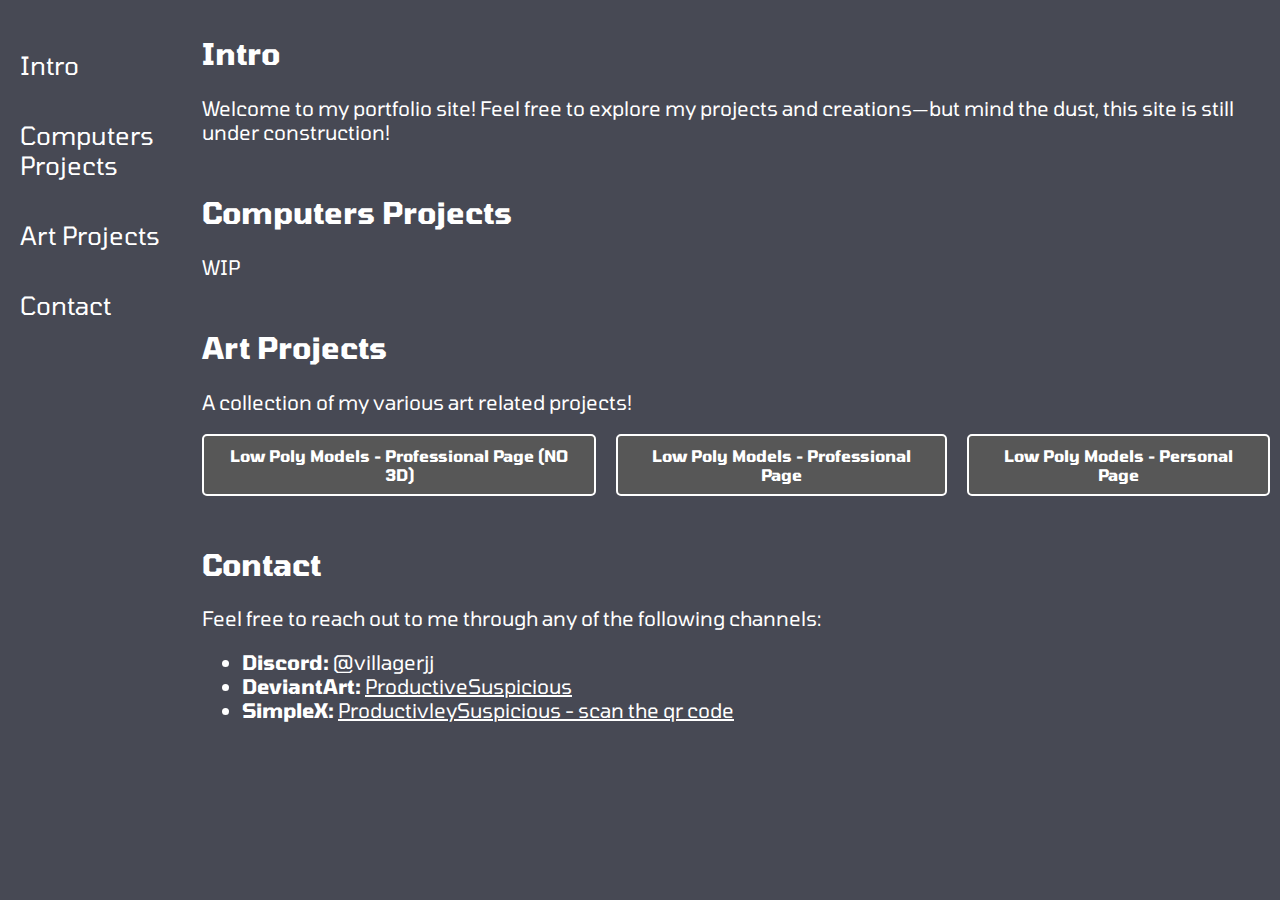
<file: index.html>
<!DOCTYPE html>
<html lang="en">
<head>
    <meta charset="UTF-8">
    <meta name="viewport" content="width=device-width, initial-scale=1.0">
    <title>Villagerjj's Portfolio</title>
    <link href="https://fonts.googleapis.com/css2?family=Varela+Round&display=swap" rel="stylesheet">
    <link href="https://fonts.googleapis.com/css2?family=Tomorrow&display=swap" rel="stylesheet">
    <link rel="stylesheet" href="main-mini.css" />
</head>
<body>
    <!-- 3D Viewer -->
    <script type="module" src="/art/3D-Art/scripts/model-viewer.min.js"></script>

    <!-- Flex container for the sidebar and content -->
    <div class="main-container">
        <!-- Sidebar -->
        <div class="sidebar">
            <ul>
                <li><a href="#top" id="top-link" class="nav-link active"><span>Intro</span></a></li>
                <li><a href="#computers" id="computers-link" class="nav-link"><span>Computers Projects</span></a></li>
                <li><a href="#art" id="art-link" class="nav-link"><span>Art Projects</span></a></li>
                <li><a href="#contact" id="contact-link" class="nav-link"><span>Contact</span></a></li>
            </ul>
        </div>

        <!-- Main content area -->
        <div class="content">
            <section id="top">
                <h2>Intro</h2>
                <p>Welcome to my portfolio site! Feel free to explore my projects and creations—but mind the dust, this site is still under construction!</p>
            </section>
            <section id="computers">
                <h2>Computers Projects</h2>
                <p>WIP</p>
            </section>
            <section id="art">
                <h2>Art Projects</h2>
                <p>A collection of my various art related projects!</p>

                <div class="button-container">
                    <a href="art/3D-Art/3d-models-fast-mini.html" class="btn">Low Poly Models - Professional Page (NO 3D)</a>
                    <br>
                    <a href="art/3D-Art/3d-models.html" class="btn">Low Poly Models - Professional Page</a>
                    <br>
                    <a href="art/3D-Art/3d-art.html" class="btn">Low Poly Models - Personal Page</a>
                    <!--<a href="/art/lowpoly-marionette.html" class="btn">Low Poly Marionette</a> -->
                </div>

            </section>
            <section id="contact">
                <h2>Contact</h2>
                <p>Feel free to reach out to me through any of the following channels:</p>
                <ul>
                    <li><strong>Discord:</strong> @villagerjj</li>
                    <li><strong>DeviantArt:</strong> <a href="https://www.deviantart.com/productivesuspicious" target="_blank">ProductiveSuspicious</a></li>
                    <li><strong>SimpleX:</strong> <a href="https://simplex.chat/contact/#/?v=2-7&smp=smp%3A%2F%2FUkMFNAXLXeAAe0beCa4w6X_zp18PwxSaSjY17BKUGXQ%3D%40smp12.simplex.im%2Fy7iVHBgArpdjySdcqABWh9YTtHO62pXf%23%2F%3Fv%3D1-3%26dh%3DMCowBQYDK2VuAyEAsmPE2PpOSdysLpRlbVoUGU3-f1TZQDl73J1lrJLj534%253D%26srv%3Die42b5weq7zdkghocs3mgxdjeuycheeqqmksntj57rmejagmg4eor5yd.onion" target="_blank">ProductivleySuspicious - scan the qr code</a></li>
                </ul>
            </section>
        </div>
    </div>

    <script>
        // Add smooth scrolling and active class toggling
        const links = document.querySelectorAll('.nav-link');

        links.forEach(link => {
            link.addEventListener('click', () => {
                // Remove active class from all links
                links.forEach(l => l.classList.remove('active'));
                // Add active class to clicked link
                link.classList.add('active');
            });
        });
    </script>
</body>
</html>
</file>
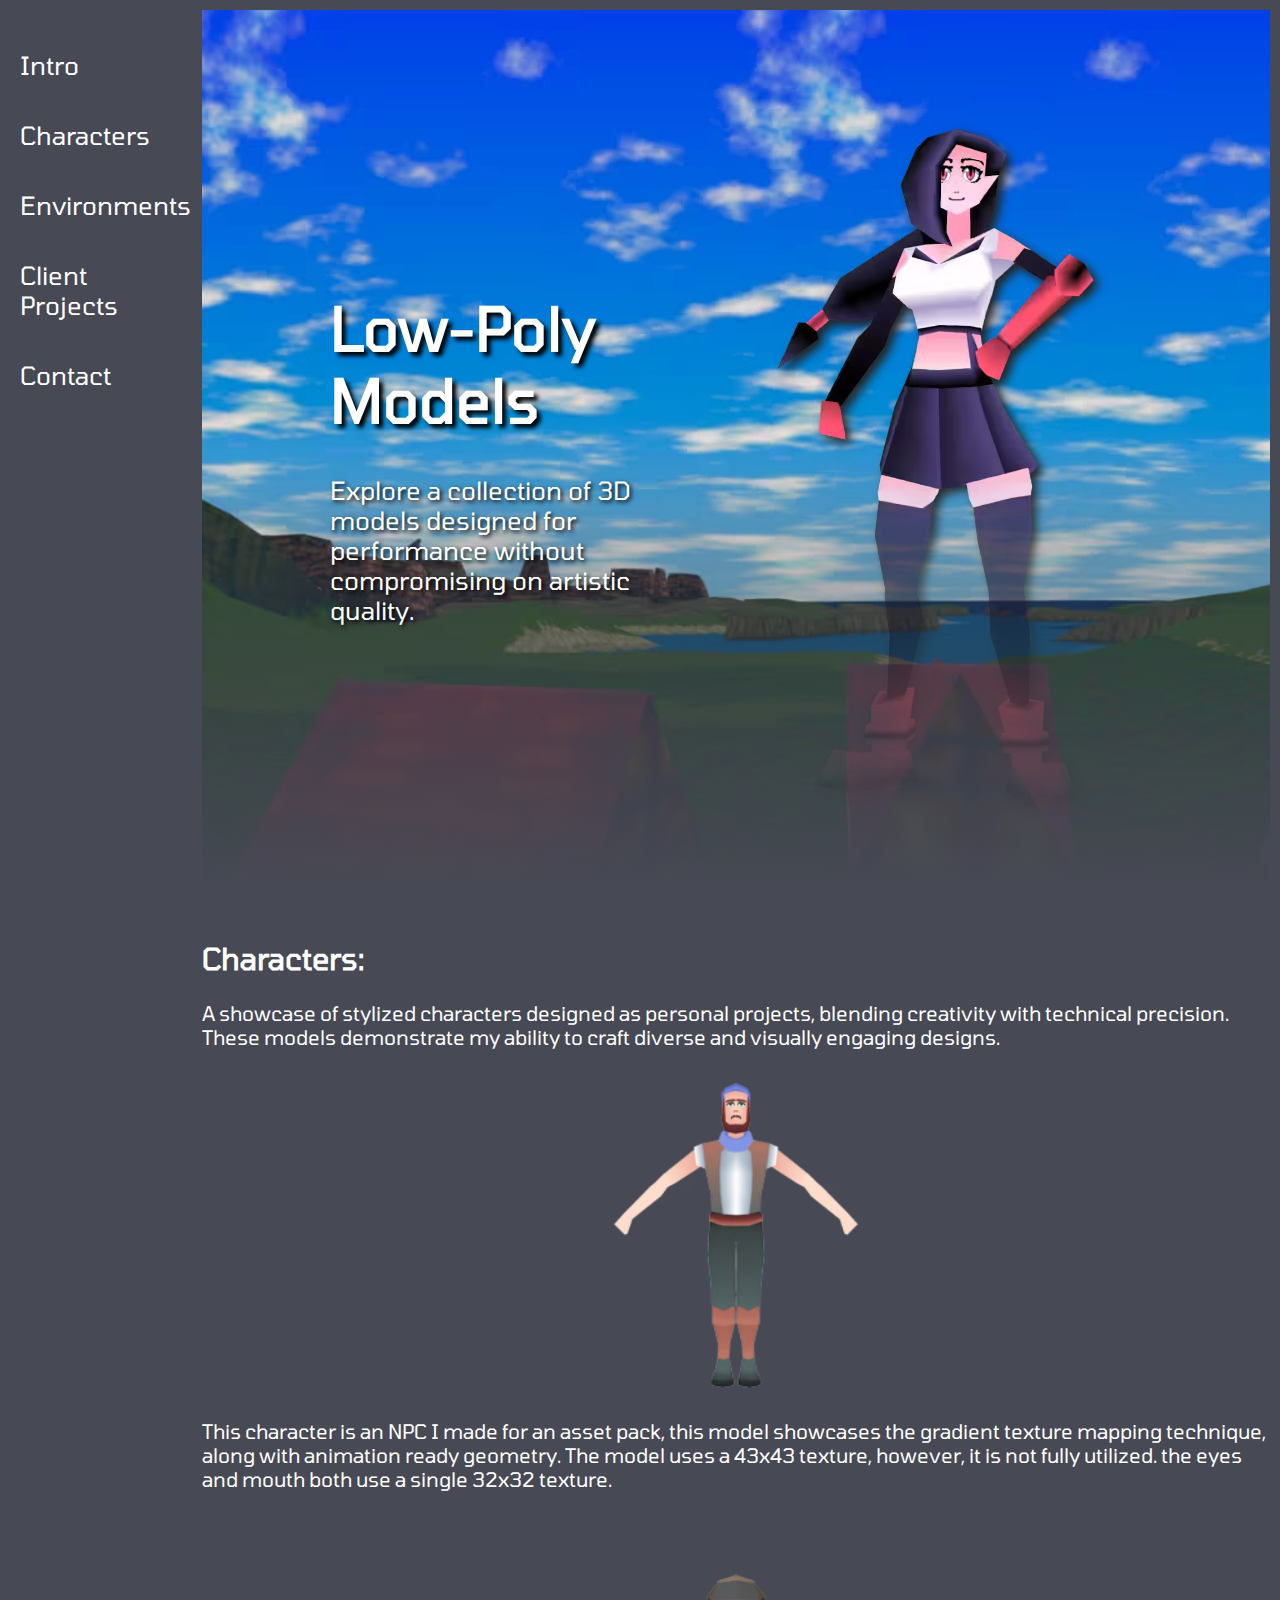
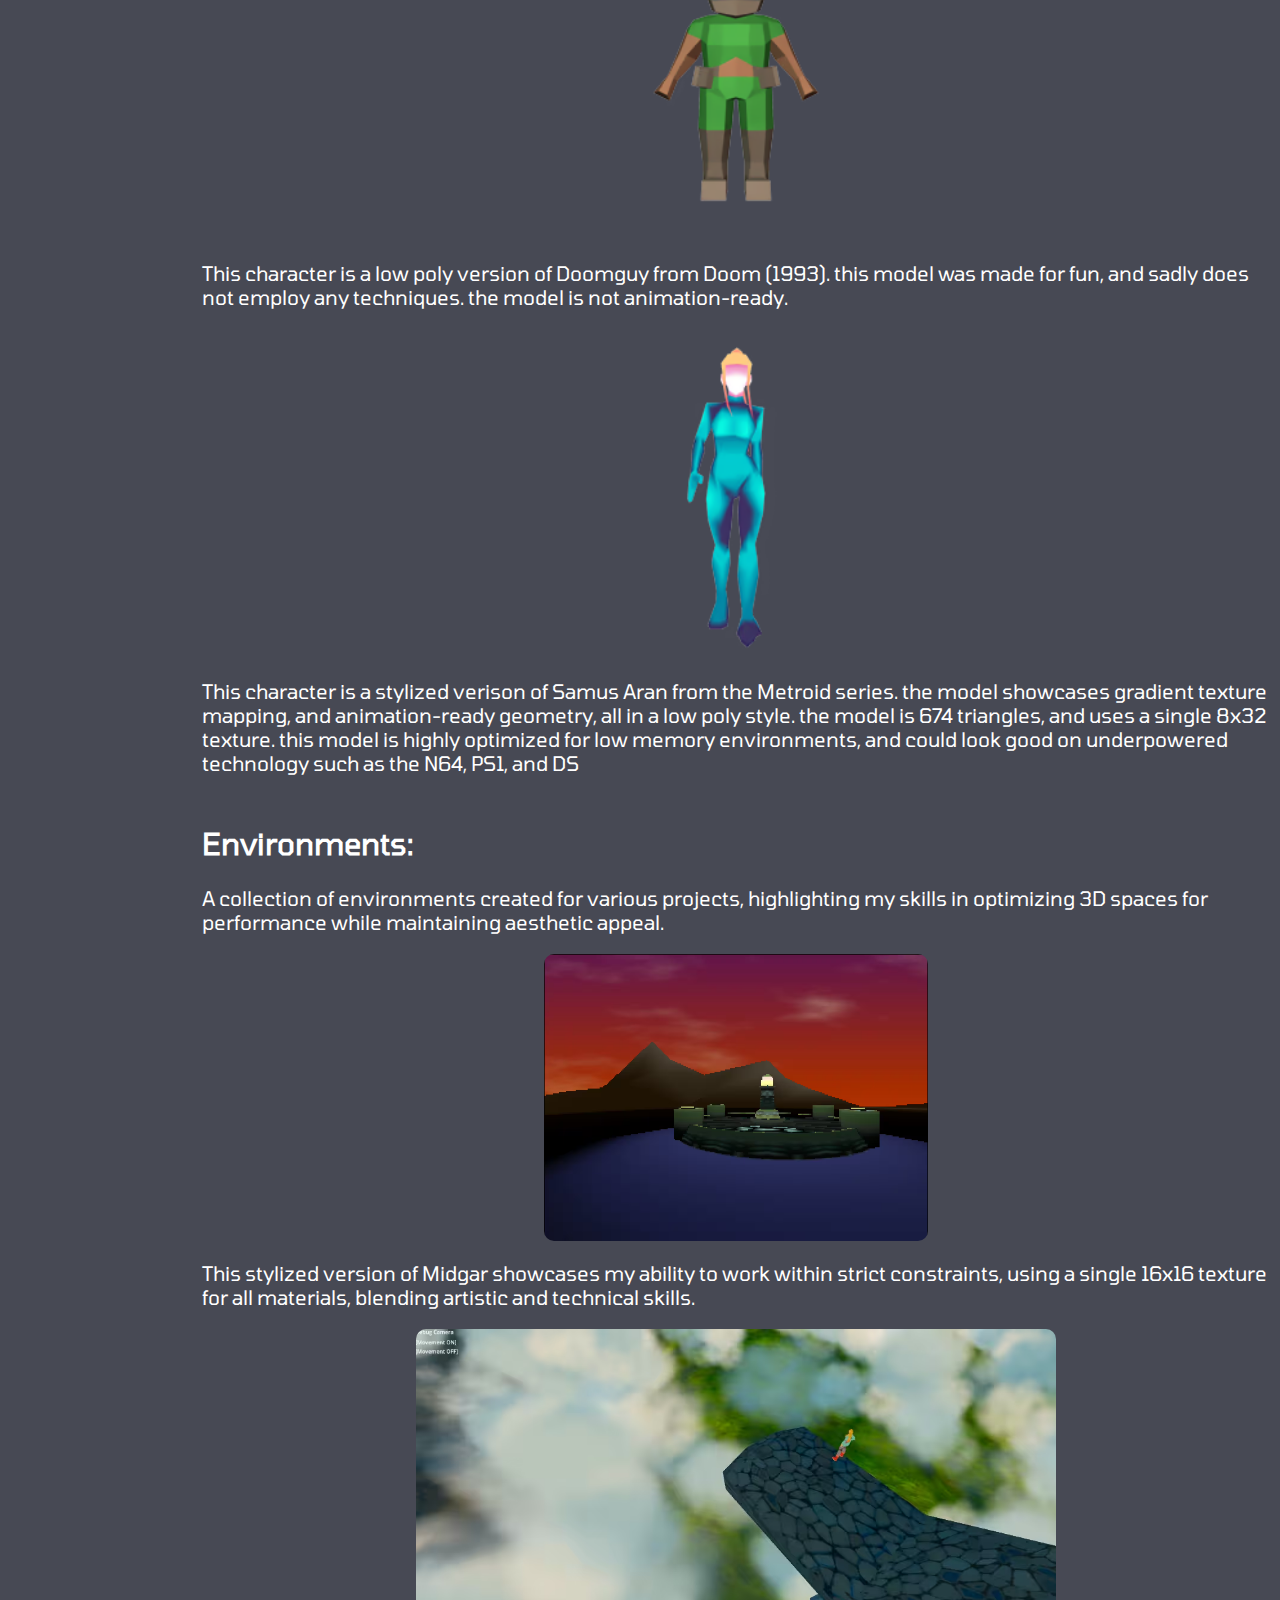
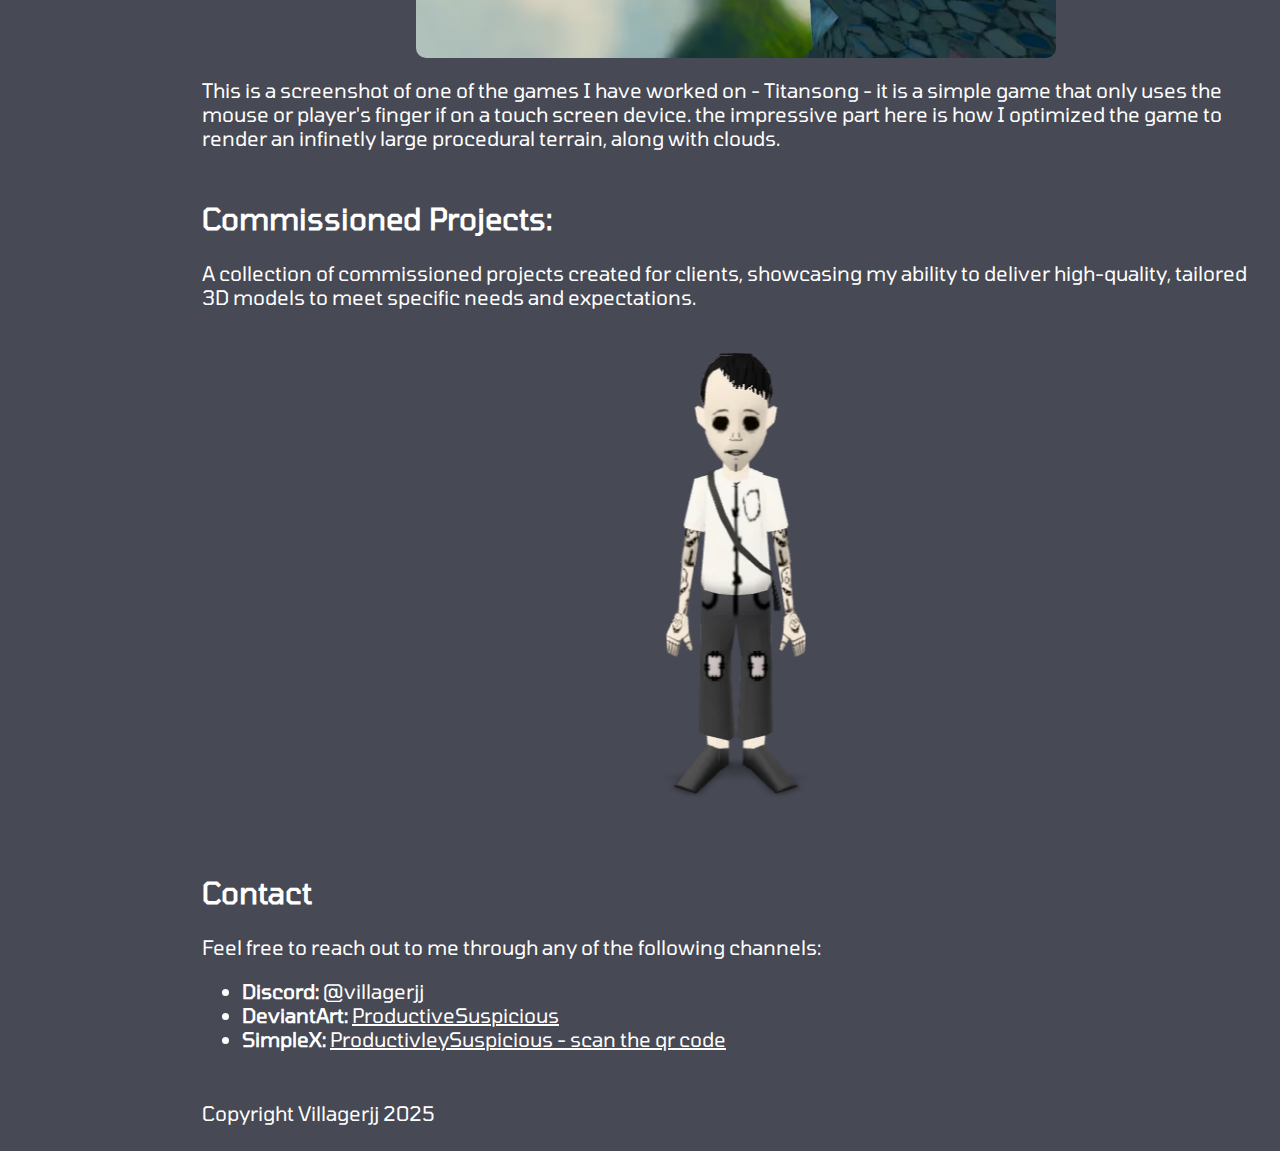
<file: art/3D-Art/3d-models-fast-mini.html>
<!doctypehtml><html lang=en><meta charset=UTF-8><meta content="width=device-width,initial-scale=1"name=viewport><title>Villagerjj's Portfolio - 3D Models (NO 3D)</title><link href=../../main-mini.css rel=stylesheet><div class=main-container><div class=sidebar><ul><li><a href=#top class="nav-link active"id=top-link><span>Intro</span></a><li><a href=#chars class=nav-link id=chars-link><span>Characters</span></a><li><a href=#envs class=nav-link id=envs-link><span>Environments</span></a><li><a href=#coms class=nav-link id=coms-link><span>Client Projects</span></a><li><a href=#contact class=nav-link id=contact-link><span>Contact</span></a></ul></div><div class=content><section id=top-fast><div class=image-container><div class=text-container><h1>Low-Poly Models</h1><p>Explore a collection of 3D models designed for performance without compromising on artistic quality.</div><img fetchpriority=high src=images/renders/TifaBackgroundImage.avif style=display:none alt=Preload> <img fetchpriority=high src=images/renders/TifaPosed.avif></div></section><section id=chars><h2>Characters:</h2><p>A showcase of stylized characters designed as personal projects, blending creativity with technical precision. These models demonstrate my ability to craft diverse and visually engaging designs.<div class=model-viewer-container><img fetchpriority=medium src=animations/MaleVillager01SpinShowcase.avif style="width:20vw;min-width:330px;margin:0 auto"><p>This character is an NPC I made for an asset pack, this model showcases the gradient texture mapping technique, along with animation ready geometry. The model uses a 43x43 texture, however, it is not fully utilized. the eyes and mouth both use a single 32x32 texture.</p><img fetchpriority=medium src=animations/DoomguySpin.avif style="width:20vw;min-width:330px;margin:0 auto"><p>This character is a low poly version of Doomguy from Doom (1993). this model was made for fun, and sadly does not employ any techniques. the model is not animation-ready.</p><img fetchpriority=low src=animations/SamusSpinShowcase.avif style="width:20vw;min-width:330px;margin:0 auto"><p>This character is a stylized verison of Samus Aran from the Metroid series. the model showcases gradient texture mapping, and animation-ready geometry, all in a low poly style. the model is 674 triangles, and uses a single 8x32 texture. this model is highly optimized for low memory environments, and could look good on underpowered technology such as the N64, PS1, and DS</div></section><section id=envs><h2>Environments:</h2><p>A collection of environments created for various projects, highlighting my skills in optimizing 3D spaces for performance while maintaining aesthetic appeal.</p><img fetchpriority=low src=images/renders/MidgarStylized.avif style="width:30vw;min-width:330px;margin:0 auto"><p>This stylized version of Midgar showcases my ability to work within strict constraints, using a single 16x16 texture for all materials, blending artistic and technical skills.</p><img fetchpriority=low src=images/renders/TitansongIslandViewMini.avif style="width:50vw;min-width:330px;margin:0 auto"><p>This is a screenshot of one of the games I have worked on - Titansong - it is a simple game that only uses the mouse or player's finger if on a touch screen device. the impressive part here is how I optimized the game to render an infinetly large procedural terrain, along with clouds.</section><section id=coms><h2>Commissioned Projects:</h2><p>A collection of commissioned projects created for clients, showcasing my ability to deliver high-quality, tailored 3D models to meet specific needs and expectations.<div class=model-viewer-container><img fetchpriority=low src=models/MarionettePoster.webp style="width:auto;max-height:495px;margin:0 auto"></div></section><section id=contact><h2>Contact</h2><p>Feel free to reach out to me through any of the following channels:<ul><li><strong>Discord:</strong> @villagerjj<li><strong>DeviantArt:</strong> <a href=https://www.deviantart.com/productivesuspicious target=_blank>ProductiveSuspicious</a><li><strong>SimpleX:</strong> <a href="https://simplex.chat/contact/#/?v=2-7&smp=smp%3A%2F%2FUkMFNAXLXeAAe0beCa4w6X_zp18PwxSaSjY17BKUGXQ%3D%40smp12.simplex.im%2Fy7iVHBgArpdjySdcqABWh9YTtHO62pXf%23%2F%3Fv%3D1-3%26dh%3DMCowBQYDK2VuAyEAsmPE2PpOSdysLpRlbVoUGU3-f1TZQDl73J1lrJLj534%253D%26srv%3Die42b5weq7zdkghocs3mgxdjeuycheeqqmksntj57rmejagmg4eor5yd.onion"target=_blank>ProductivleySuspicious - scan the qr code</a></ul></section><section id=footer><div style=height:50px><p>Copyright Villagerjj 2025</div></section></div></div><script>const links=document.querySelectorAll(".nav-link");links.forEach(s=>{s.addEventListener("click",()=>{links.forEach(s=>s.classList.remove("active")),s.classList.add("active")})});</script>
</file>
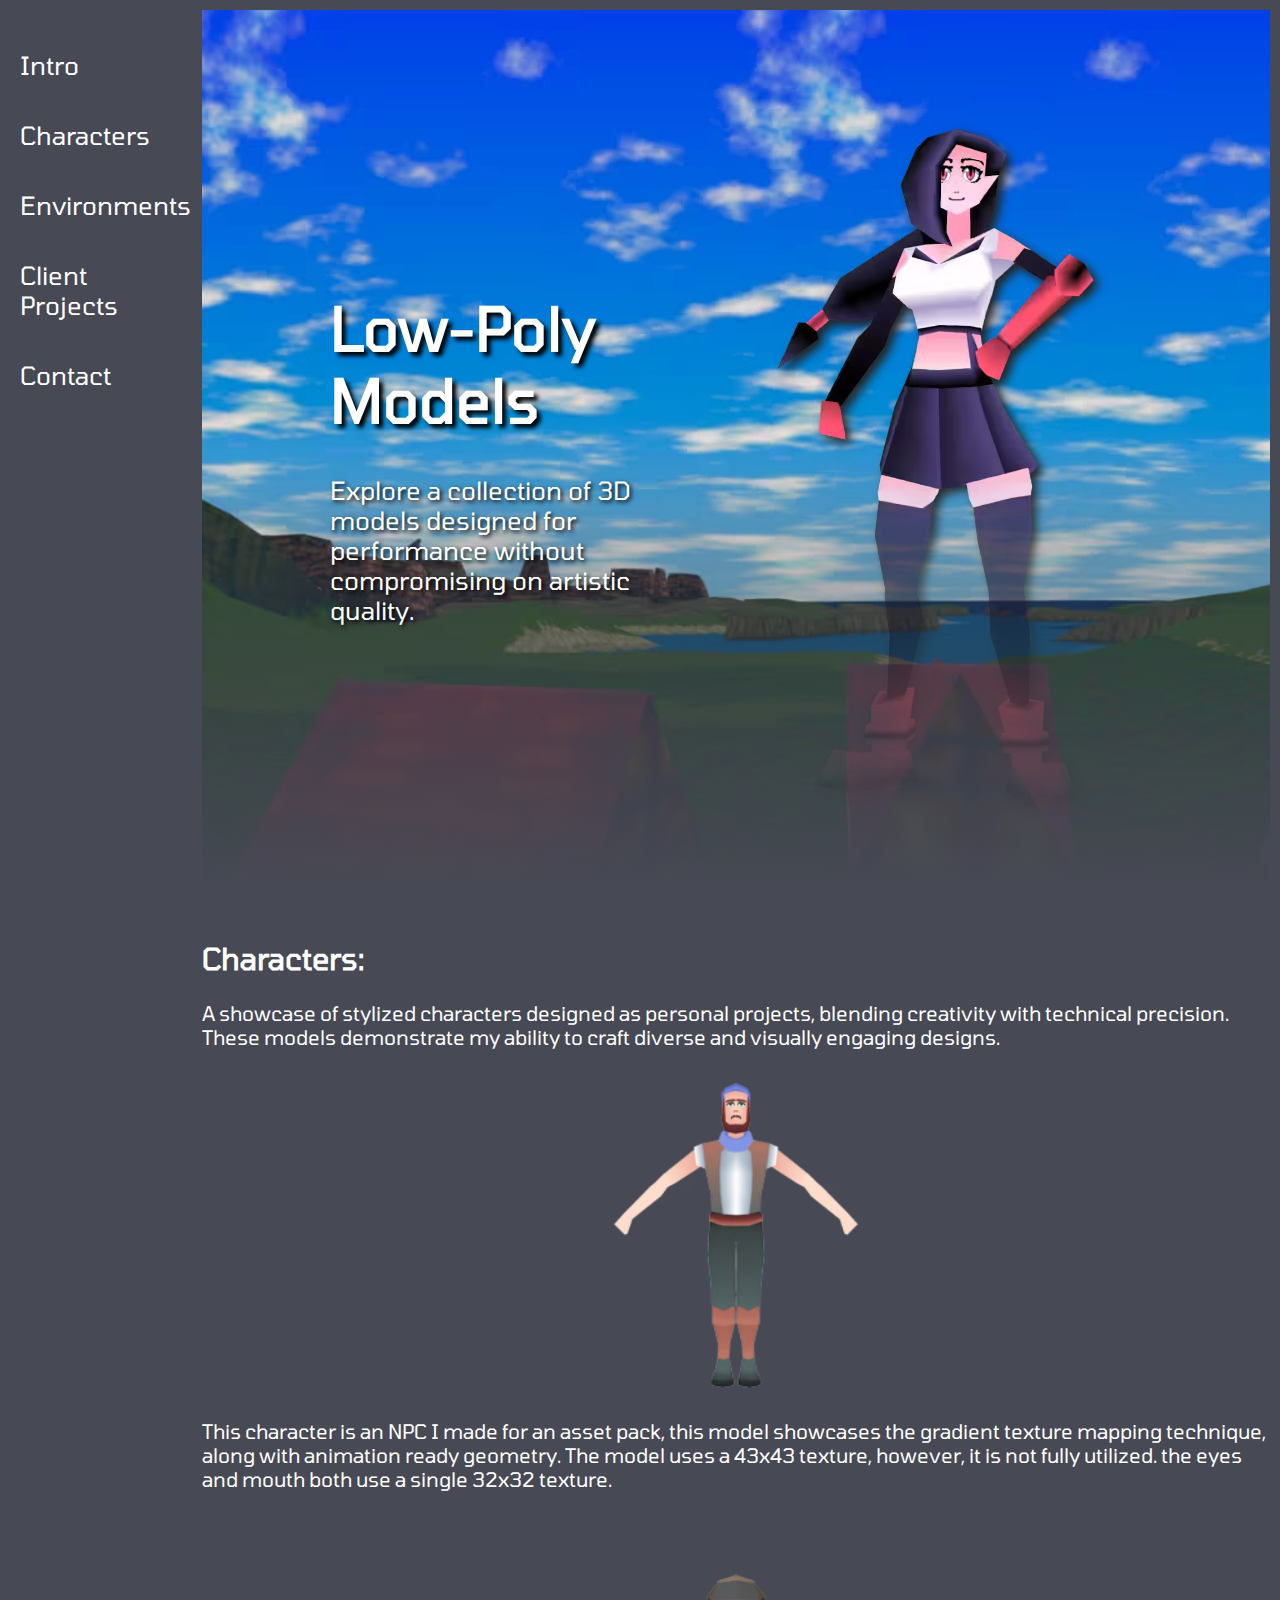
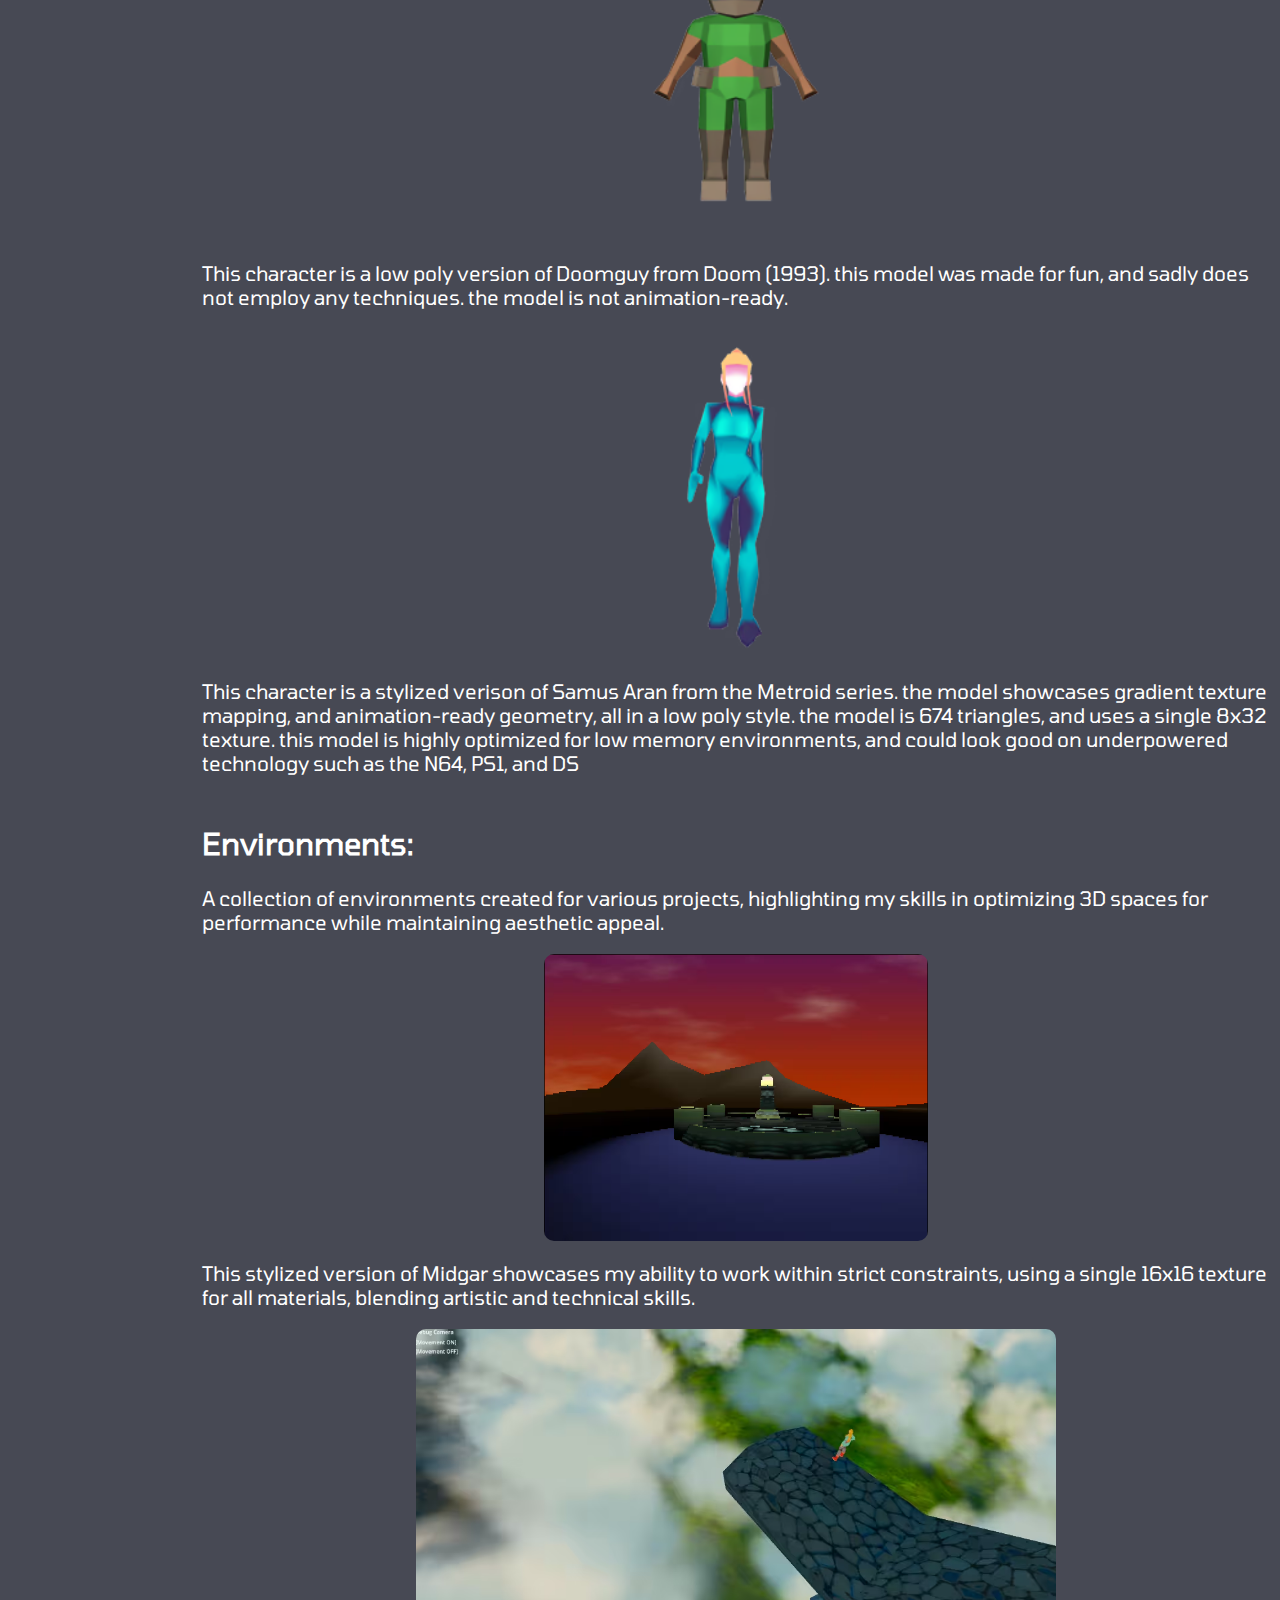
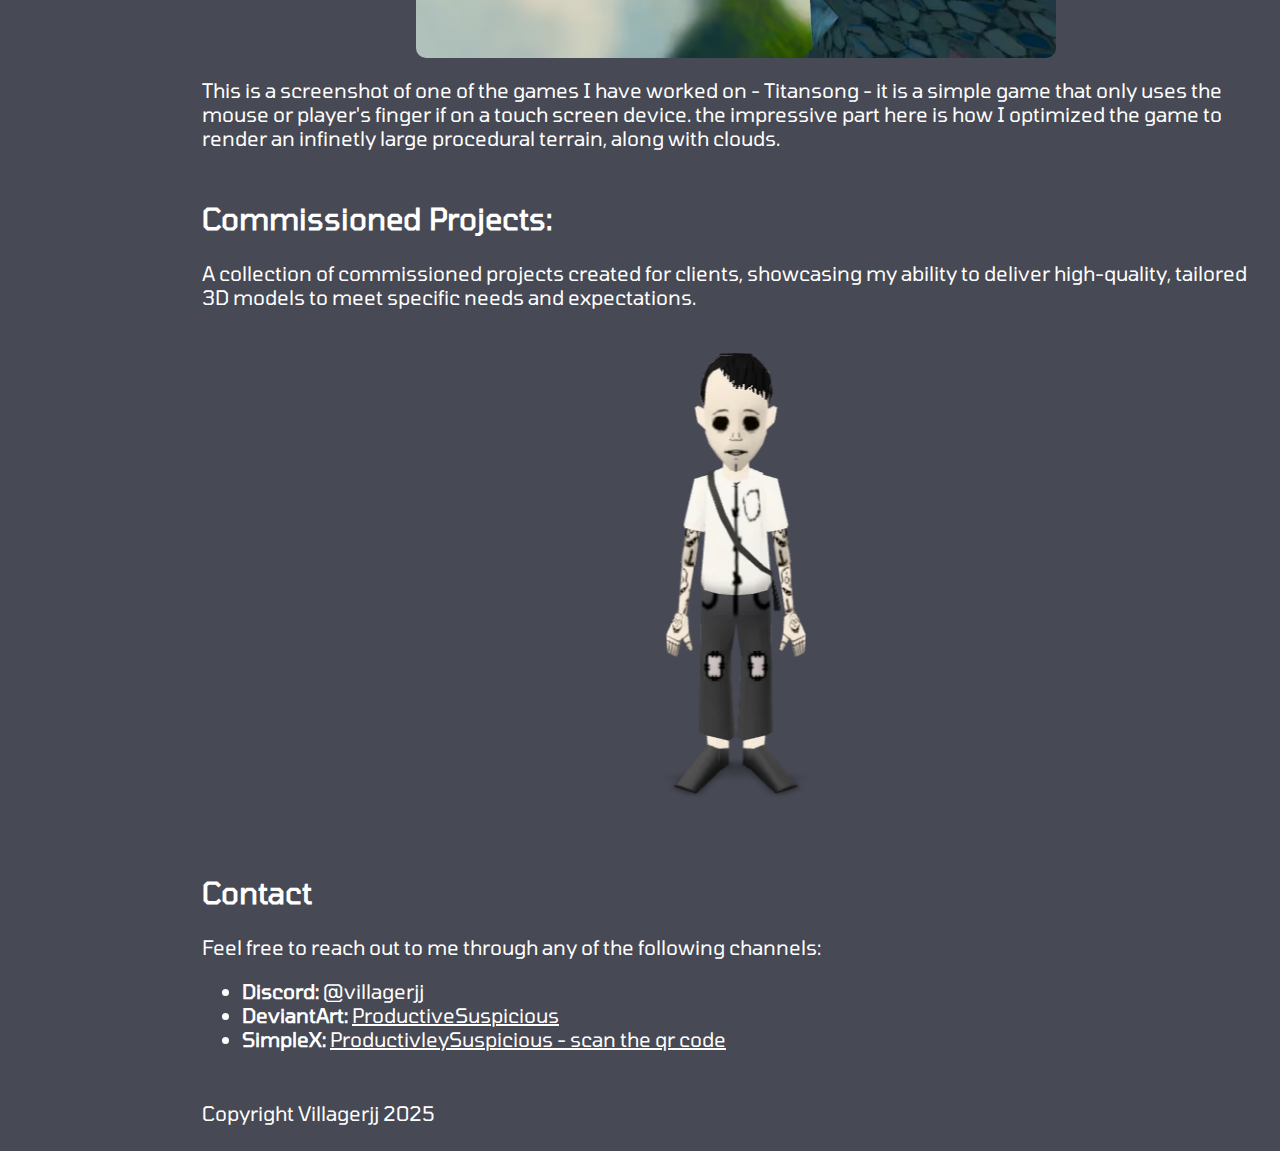
<file: art/3D-Art/3d-models-fast.html>
<!DOCTYPE html>
<html lang="en">
<head>
    <meta charset="UTF-8">
    <meta name="viewport" content="width=device-width, initial-scale=1.0">
    <title>Villagerjj's Portfolio - 3D Models (NO 3D)</title>
    <link rel="stylesheet" href="../../main-mini.css" />
</head>
<body>
    <div class="main-container">
        <!-- Sidebar -->
        <div class="sidebar">
            <ul>
                <li><a href="#top" id="top-link" class="nav-link active"><span>Intro</span></a></li>
                <li><a href="#chars" id="chars-link" class="nav-link"><span>Characters</span></a></li>
                <li><a href="#envs" id="envs-link" class="nav-link"><span>Environments</span></a></li>
                <li><a href="#coms" id="coms-link" class="nav-link"><span>Client Projects</span></a></li>
                <li><a href="#contact" id="contact-link" class="nav-link"><span>Contact</span></a></li>
            </ul>
        </div>
        <!-- Main content area -->
        <div class="content">
            <section id="top-fast">
                <div class="image-container">
                    <div class="text-container">
                        <h1>Low-Poly Models</h1>
                        <p>Explore a collection of 3D models designed for performance without compromising on artistic quality.</p>
                    </div>
                    <img src="images/renders/TifaBackgroundImage.avif" fetchpriority="high" style="display: none;" alt="Preload">
                    <img src="images/renders/TifaPosed.avif" fetchpriority="high">
                </div>
            </section>
            <section id="chars">
                <h2>Characters:</h2>
                <p> A showcase of stylized characters designed as personal projects, blending creativity with technical precision. These models demonstrate my ability to craft diverse and visually engaging designs.</p>
                <div class="model-viewer-container">
                    <img src="animations/MaleVillager01SpinShowcase.avif" style="width: 20vw; min-width: 330px; margin:0 auto;" fetchpriority="medium">
                    <p>This character is an NPC I made for an asset pack, this model showcases the gradient texture mapping technique, along with animation ready geometry. The model uses a 43x43 texture, however, it is not fully utilized. the eyes and mouth both use a single 32x32 texture.</p>
                    <img src="animations/DoomguySpin.avif" style="width: 20vw; min-width: 330px; margin:0 auto;" fetchpriority="medium">
                    <p>This character is a low poly version of Doomguy from Doom (1993). this model was made for fun, and sadly does not employ any techniques. the model is not animation-ready. </p>
                    <img src="animations/SamusSpinShowcase.avif" style="width: 20vw; min-width: 330px; margin:0 auto;" fetchpriority="low">
                    <p>This character is a stylized verison of Samus Aran from the Metroid series. the model showcases gradient texture mapping, and animation-ready geometry, all in a low poly style. the model is 674 triangles, and uses a single 8x32 texture. this model is highly optimized for low memory environments, and could look good on underpowered technology such as the N64, PS1, and DS</p>
                </div>
            </section>
            <section id="envs">
                <h2>Environments:</h2>
                <p>A collection of environments created for various projects, highlighting my skills in optimizing 3D spaces for performance while maintaining aesthetic appeal.</p>
                <img src="images/renders/MidgarStylized.avif" style="width: 30vw; min-width: 330px; margin:0 auto;" fetchpriority="low">
                <p>This stylized version of Midgar showcases my ability to work within strict constraints, using a single 16x16 texture for all materials, blending artistic and technical skills.</p>
                <img src="images/renders/TitansongIslandViewMini.avif" style="width: 50vw; min-width: 330px; margin:0 auto;" fetchpriority="low">
                <p>This is a screenshot of one of the games I have worked on - Titansong - it is a simple game that only uses the mouse or player's finger if on a touch screen device. the impressive part here is how I optimized the game to render an infinetly large procedural terrain, along with clouds. </p>
            </section>
            <section id="coms">
                <h2>Commissioned Projects:</h2>
                <p>A collection of commissioned projects created for clients, showcasing my ability to deliver high-quality, tailored 3D models to meet specific needs and expectations.</p>
                 <div class="model-viewer-container">
                    <img src="models/MarionettePoster.webp" fetchpriority="low" style="width: auto; max-height: 495px; margin:0 auto;">
                </div>
            </section>
            <section id="contact">
                <h2>Contact</h2>
                <p>Feel free to reach out to me through any of the following channels:</p>
                <ul>
                    <li><strong>Discord:</strong> @villagerjj</li>
                    <li><strong>DeviantArt:</strong> <a href="https://www.deviantart.com/productivesuspicious" target="_blank">ProductiveSuspicious</a></li>
                    <li><strong>SimpleX:</strong> <a href="https://simplex.chat/contact/#/?v=2-7&smp=smp%3A%2F%2FUkMFNAXLXeAAe0beCa4w6X_zp18PwxSaSjY17BKUGXQ%3D%40smp12.simplex.im%2Fy7iVHBgArpdjySdcqABWh9YTtHO62pXf%23%2F%3Fv%3D1-3%26dh%3DMCowBQYDK2VuAyEAsmPE2PpOSdysLpRlbVoUGU3-f1TZQDl73J1lrJLj534%253D%26srv%3Die42b5weq7zdkghocs3mgxdjeuycheeqqmksntj57rmejagmg4eor5yd.onion" target="_blank">ProductivleySuspicious - scan the qr code</a></li>
                </ul>
            </section>
            <section id="footer">
              <div style="height: 50px;">
              <p>Copyright Villagerjj 2025</p>
              </div>
            </section>
        </div>
    </div>
    <script>
        // Add smooth scrolling and active class toggling
        const links = document.querySelectorAll('.nav-link');

        links.forEach(link => {
            link.addEventListener('click', () => {
                // Remove active class from all links
                links.forEach(l => l.classList.remove('active'));
                // Add active class to clicked link
                link.classList.add('active');
            });
        });
    </script>
</body>
</html>
</file>
<file: main-mini.css>
@font-face{font-family:"Tomorrow";src:url(assets/fonts/tomorrow.woff2)format("woff2");font-weight:400;font-style:normal;font-display:swap}body{font-family:"Tomorrow",Arial,sans-serif;margin:0;padding:0;display:flex;min-height:100vh;background-color:#474954;color:#fff}.button-container{display:flex;gap:10px;margin-top:20px}.button-container a,.sidebar ul li a{text-decoration:none;padding:10px 20px}.button-container a{display:inline-block;color:#f2f2f2;font-size:16px;border-radius:5px;font-weight:700;border:2px solid #fff;text-align:center;transition:all .3s ease}.button-container a:hover{background-color:#6c6c6c;color:#fff;border-color:#f2f2f2;transform:scale(1.05)}.main-container{display:flex;justify-content:center;width:100%;height:100vh}.sidebar{position:fixed;top:0;left:0;width:15%;height:100%;background-color:#474954;color:#fff;padding-top:20px}.sidebar ul{list-style-type:none;padding:0}.sidebar ul li{margin:20px 0}.sidebar ul li a{color:#fff;display:block;font-size:25px;transition:background-color .3s ease}.button-container a,.sidebar ul li a:hover{background-color:#575757}.content{flex-grow:1;box-sizing:border-box;margin-left:15%;padding:10px;font-size:20px}.content a{color:#fff}.content img{display:block;margin:0 auto;border-radius:10px;max-width:100%;height:auto}.content #top-fast{background:linear-gradient(to bottom,#fff0 50%,#474954 100%),url(art/3D-Art/images/renders/TifaBackgroundImage.avif);padding-left:10vw;padding-right:4vw;background-size:cover;background-repeat:no-repeat;background-attachment:scroll;background-position:center top;min-height:100%;display:flex;align-items:center;justify-content:space-between;color:#fff}.content .text-container{font-size:25px;flex:1;text-shadow:2px 2px 4px #000}.content .text-container h1{font-size:60px;text-shadow:4px 4px 4px #000}.content .image-container{display:flex;align-items:center;justify-content:center;flex:1}.content .image-container img{width:60%;margin-top:5%;max-width:800px;border-radius:10px;display:block;-webkit-mask-image:-webkit-gradient(linear,left top,left bottom,color-stop(50%,rgb(0 0 0)),color-stop(80%,rgb(0 0 0/.2)),color-stop(100%,#fff0));-webkit-filter:drop-shadow(5px 5px 5px #222);filter:drop-shadow(5px 5px 5px #222)}@media (max-width:810px){.sidebar{width:24%;min-width:130px}.content{padding:10px;margin-left:24%}.content .image-container img{width:100%;border-radius:10px;display:block;-webkit-mask-image:-webkit-gradient(linear,left top,left bottom,color-stop(50%,rgb(0 0 0)),color-stop(80%,rgb(0 0 0/.2)),color-stop(100%,#fff0));-webkit-filter:drop-shadow(5px 5px 5px #222);filter:drop-shadow(5px 5px 5px #222)}.content #top-fast{background:linear-gradient(to bottom,#fff0 50%,#474954 100%),url(art/3D-Art/images/renders/TifaBackgroundImage.avif);background-size:cover;background-repeat:no-repeat;background-attachment:scroll;background-position:center top;min-height:70vw;color:#fff}}@media (max-width:480px){.content .image-container img,.sidebar{display:none}.content{padding:10px;margin-top:0;margin-left:0}.content #top-fast{background:linear-gradient(to bottom,#fff0 50%,#474954 100%),url(art/3D-Art/images/renders/TifaBackgroundImage.avif);background-size:cover;background-repeat:no-repeat;background-attachment:scroll;background-position:center top;min-height:50%;padding:30px;color:#fff}}section{margin-bottom:50px}
</file>
